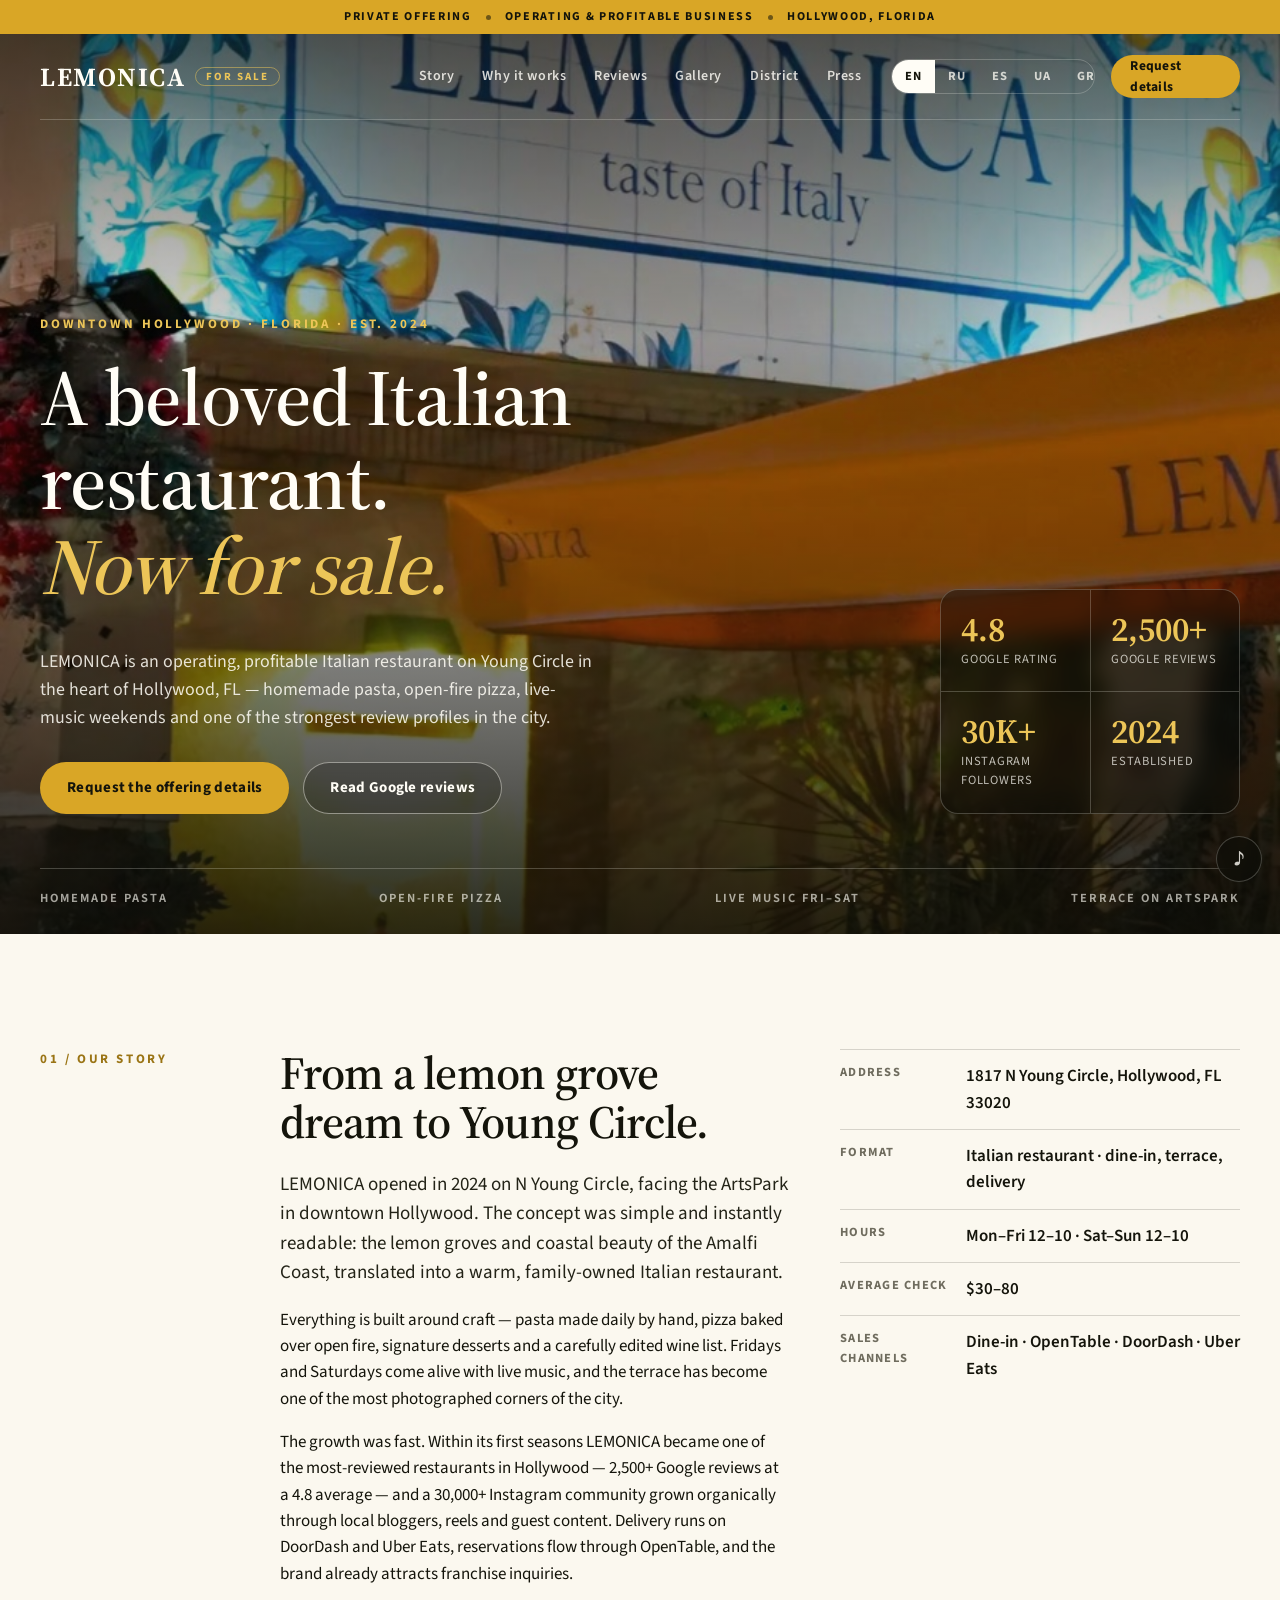
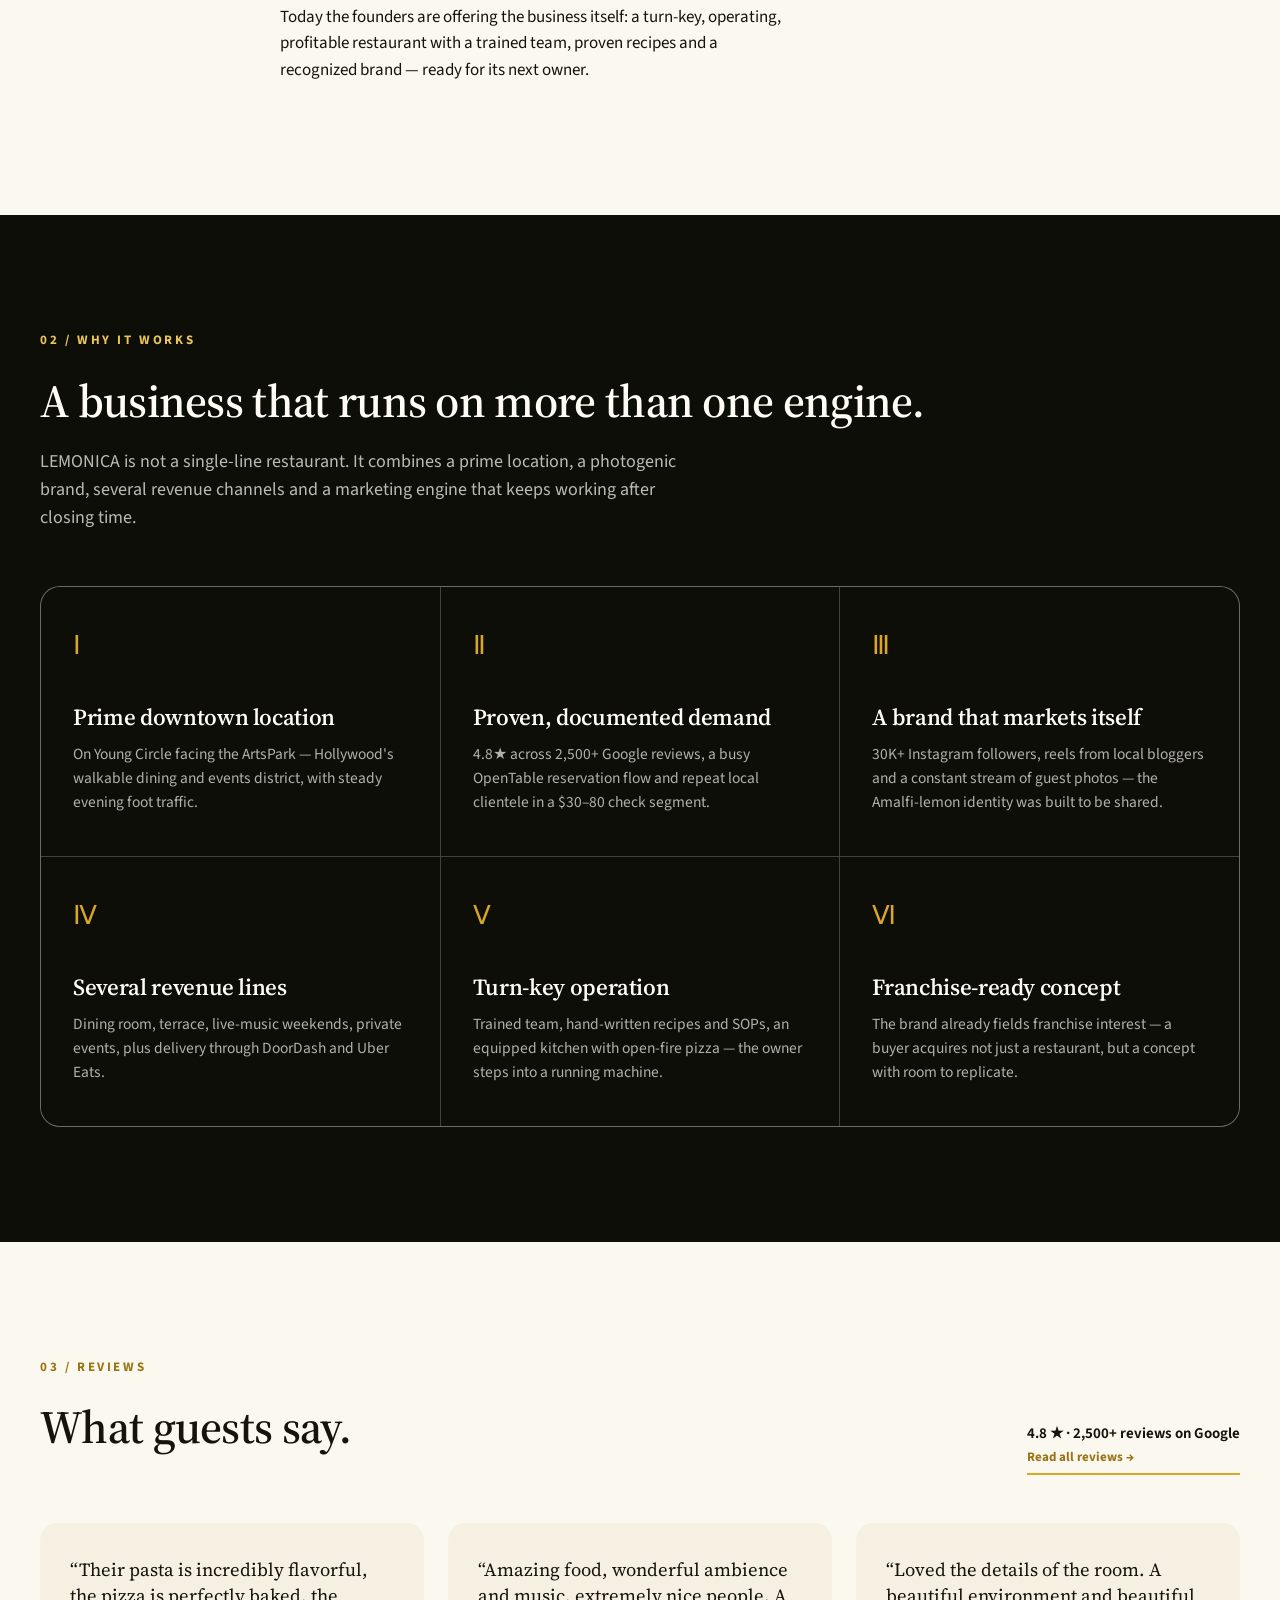
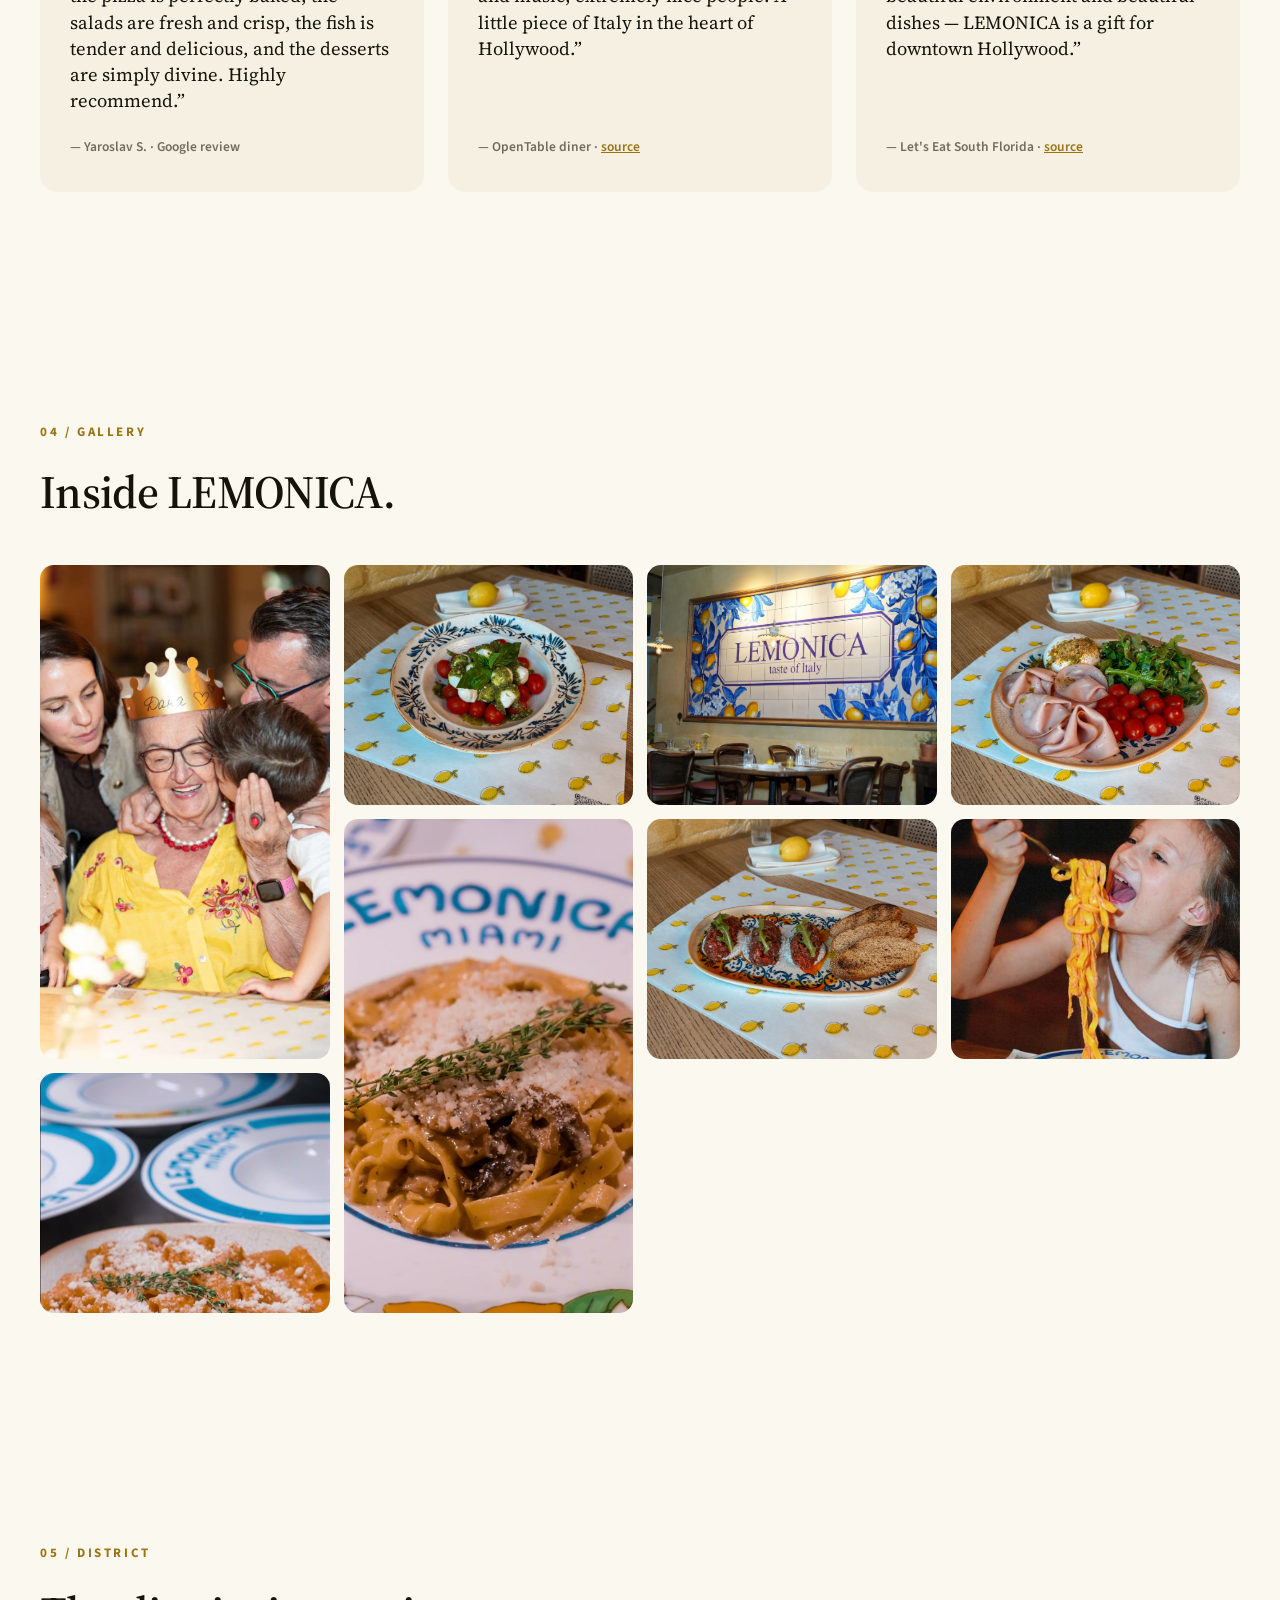
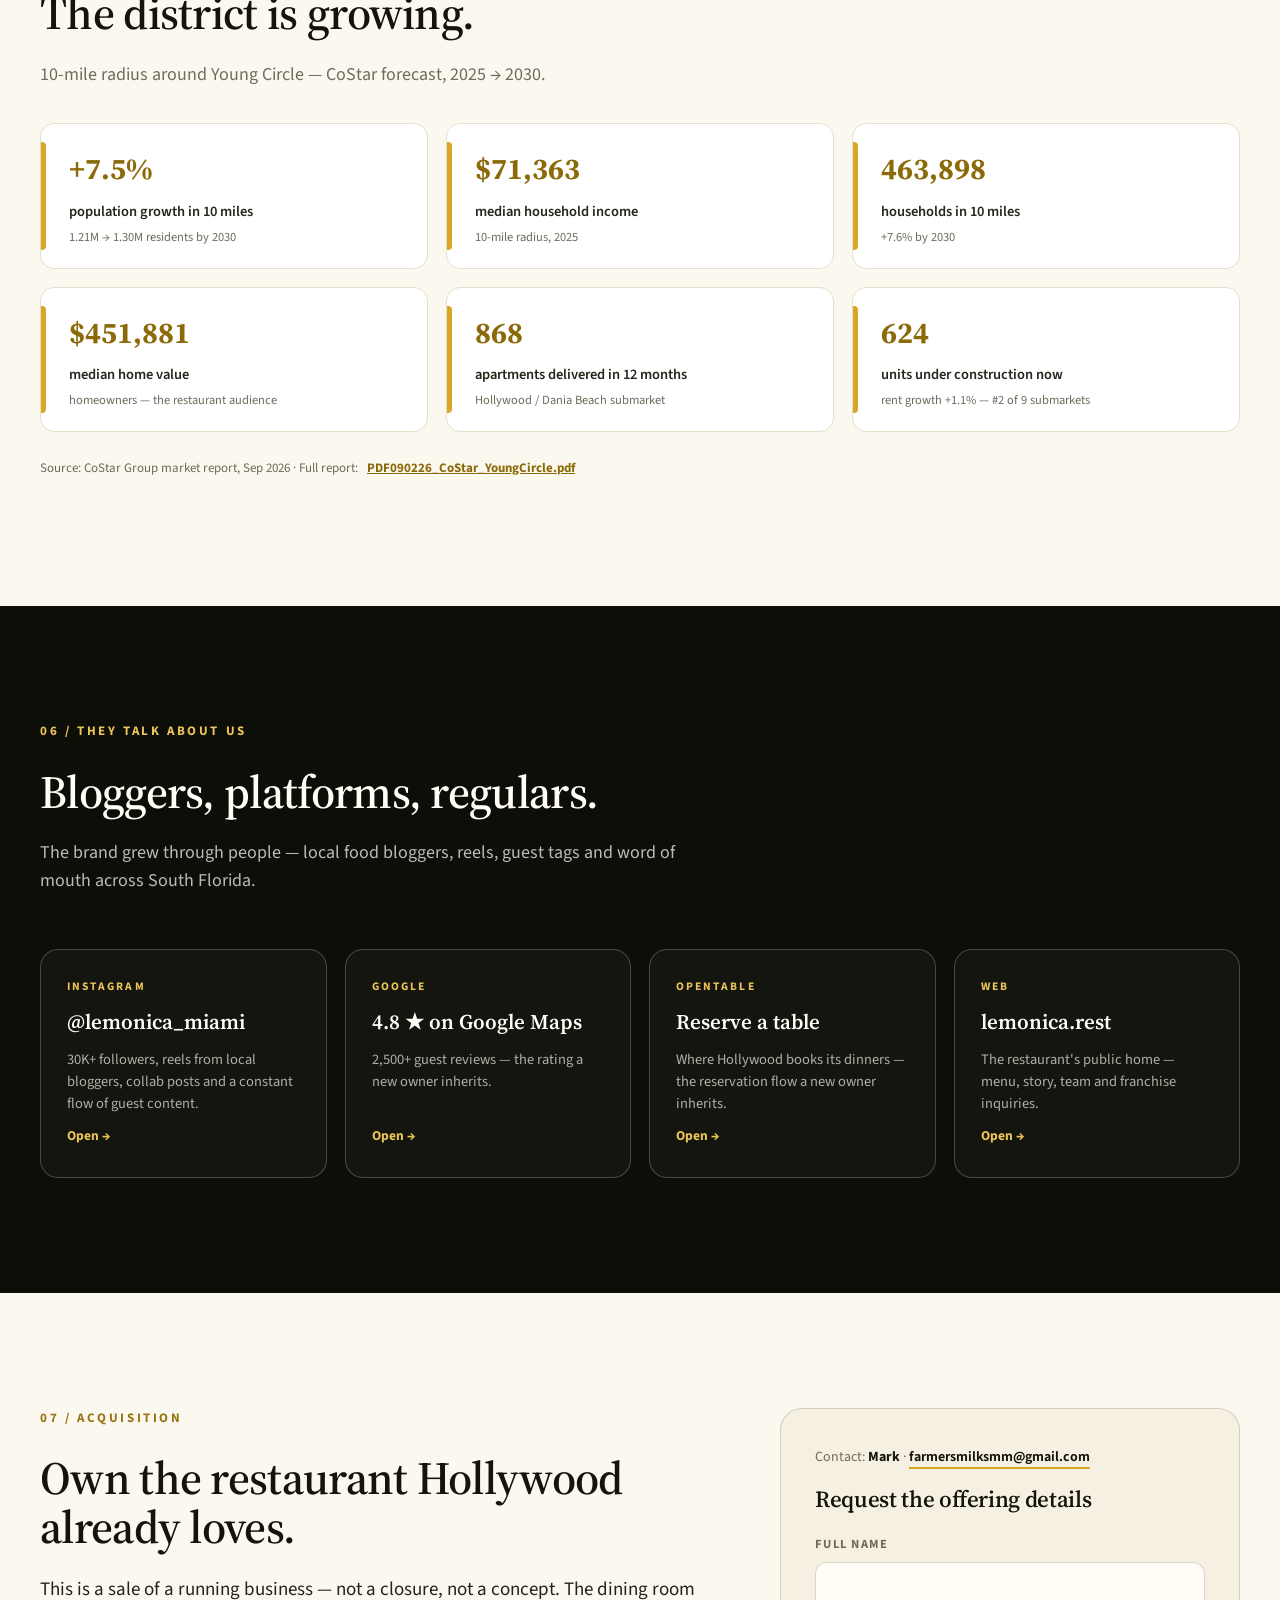
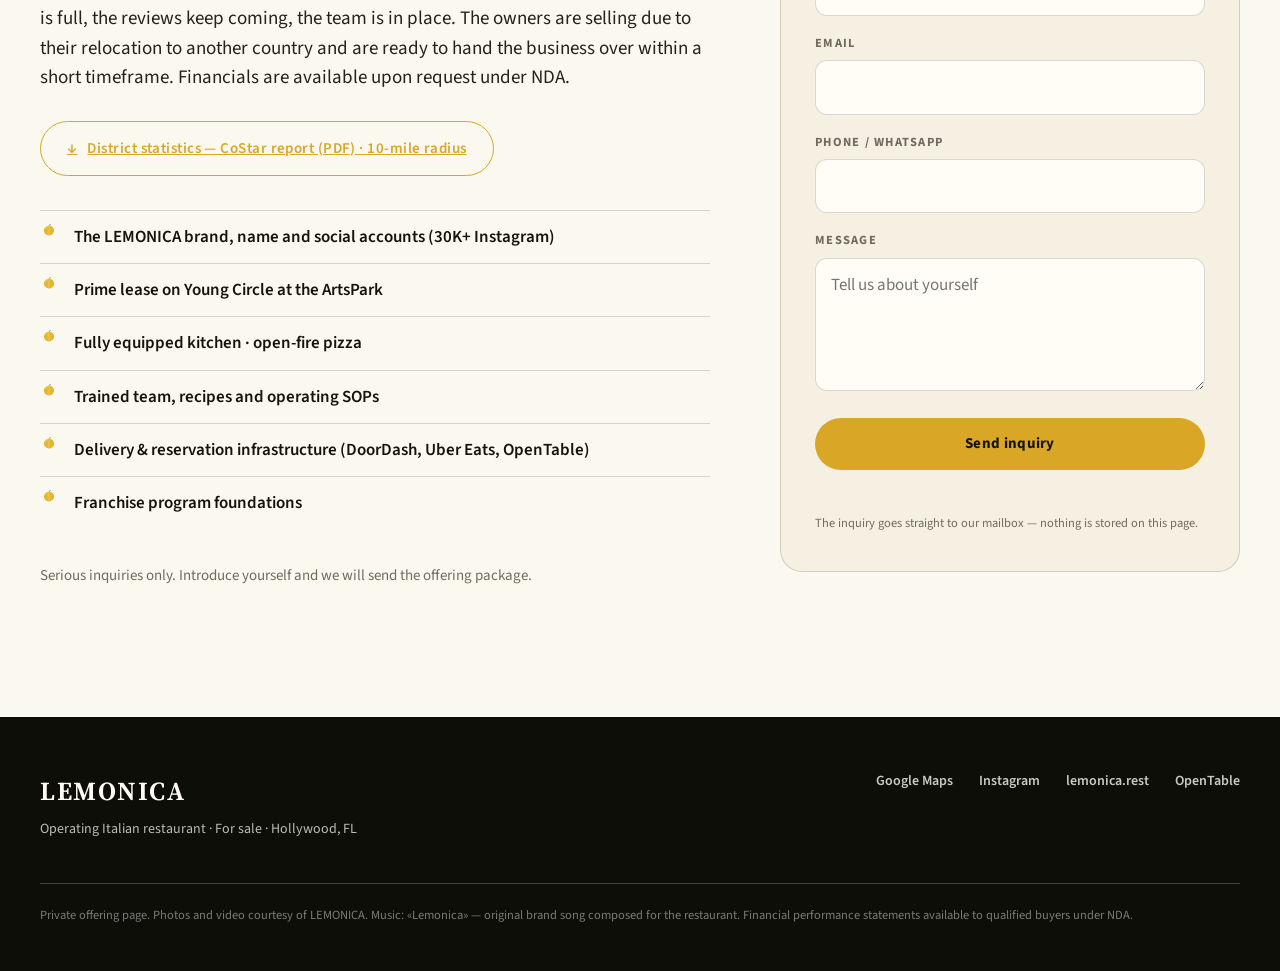
<file: index.html>
<!doctype html>
<html lang="en">
<head>
  <meta charset="utf-8">
  <meta name="viewport" content="width=device-width, initial-scale=1">
  <meta name="theme-color" content="#14140b">
  <meta name="robots" content="noindex, nofollow">
  <meta name="description" content="LEMONICA — an operating, profitable Italian restaurant in downtown Hollywood, Florida, is for sale. 4.8 on Google with 2,466 reviews. Request the offering details.">
  <title>LEMONICA for Sale | Operating Italian Restaurant · Hollywood, FL</title>
  <link rel="preload" href="assets/fonts/SourceSerif4-Variable.ttf" as="font" type="font/ttf" crossorigin>
  <link rel="preload" href="assets/fonts/SourceSans3-Variable.ttf" as="font" type="font/ttf" crossorigin>
  <link rel="icon" href="assets/logo/lemon.svg" type="image/svg+xml">
  <link rel="stylesheet" href="styles.css?v=20260903-switch">
  <script src="translations.js?v=20260903-lemonica" defer></script>
  <script src="app.js?v=20260903-music" defer></script>
</head>
<body>
  <a class="skip-link" href="#contact" data-i18n="skip">Skip to inquiry form</a>

  <div class="top-strip" role="note">
    <span data-i18n="strip.left">Private offering</span>
    <span class="strip-dot" aria-hidden="true"></span>
    <span data-i18n="strip.center">Operating &amp; profitable business</span>
    <span class="strip-dot" aria-hidden="true"></span>
    <span data-i18n="strip.right">Hollywood, Florida</span>
  </div>

  <header class="site-header" aria-label="Primary navigation">
    <a class="brand" href="#top" aria-label="LEMONICA — back to top">
      <span class="brand-name">LEMONICA</span>
      <span class="brand-tag" data-i18n="brand.tag">for sale</span>
    </a>
    <nav class="nav-links" aria-label="Page sections">
      <a href="#story" data-i18n="nav.story">Story</a>
      <a href="#why" data-i18n="nav.why">Why it works</a>
      <a href="#reviews" data-i18n="nav.reviews">Reviews</a>
      <a href="#gallery" data-i18n="nav.gallery">Gallery</a>
      <a href="#district" data-i18n="nav.district">District</a>
      <a href="#press" data-i18n="nav.press">Press</a>
    </nav>
    <div class="header-actions">
      <div class="language-switcher" role="group" aria-label="Choose language">
        <button type="button" data-lang="en" lang="en" aria-pressed="true">EN</button>
        <button type="button" data-lang="ru" lang="ru" aria-pressed="false">RU</button>
        <button type="button" data-lang="es" lang="es" aria-pressed="false">ES</button>
        <button type="button" data-lang="uk" lang="uk" aria-pressed="false">UA</button>
        <button type="button" data-lang="el" lang="el" aria-pressed="false">GR</button>
      </div>
      <a class="button button-small button-primary" href="#contact" data-i18n="nav.cta">Request details</a>
    </div>
  </header>

  <main id="top">
    <audio id="bg-music" loop preload="auto" src="assets/audio/lemonica.mp3"></audio>
    <button class="music-toggle" id="music-toggle" type="button" aria-pressed="false" data-i18n-aria="music.label" aria-label="Music on/off">♪</button>

    <!-- ============ HERO ============ -->
    <section class="hero" aria-labelledby="hero-title">
      <video class="hero-video" autoplay muted loop playsinline preload="metadata" poster="assets/img/hero-poster.jpg" aria-hidden="true">
        <source src="assets/video/lemonica_hero.mp4" type="video/mp4">
      </video>
      <div class="hero-shade" aria-hidden="true"></div>

      <div class="hero-content shell">
        <div class="hero-copy">
          <p class="eyebrow" data-i18n="hero.eyebrow">Downtown Hollywood · Florida · Est. 2024</p>
          <h1 id="hero-title" data-i18n-html="hero.title">A beloved Italian restaurant.<br><em>Now for sale.</em></h1>
          <p class="hero-summary" data-i18n="hero.summary">
            LEMONICA is an operating, profitable Italian restaurant on Young Circle in the heart of Hollywood, FL —
            homemade pasta, open-fire pizza, live-music weekends and one of the strongest review profiles in the city.
          </p>
          <div class="hero-actions">
            <a class="button button-primary" href="#contact" data-i18n="hero.cta.primary">Request the offering details</a>
            <a class="button button-ghost" href="https://www.google.com/maps/place/LEMONICA/@26.0127406,-80.1438862,1038m/data=!3m2!1e3!4b1!4m6!3m5!1s0x88d9ab005445ff85:0x906661001e826e33!8m2!3d26.0127406!4d-80.1438862!16s%2Fg%2F11wr4w3cq1" target="_blank" rel="noopener" data-i18n="hero.cta.secondary">Read Google reviews</a>
          </div>
        </div>

        <aside class="hero-panel" aria-label="Key figures">
          <div class="hero-panel-item">
            <strong>4.8</strong>
            <span data-i18n="panel.rating">Google rating</span>
          </div>
          <div class="hero-panel-item">
            <strong>2,500+</strong>
            <span data-i18n="panel.reviews">Google reviews</span>
          </div>
          <div class="hero-panel-item">
            <strong>30K+</strong>
            <span data-i18n="panel.followers">Instagram followers</span>
          </div>
          <div class="hero-panel-item">
            <strong>2024</strong>
            <span data-i18n="panel.est">Established</span>
          </div>
        </aside>
      </div>

      <div class="hero-footer shell" aria-hidden="true">
        <span data-i18n="hero.footer1">Homemade pasta</span>
        <span data-i18n="hero.footer2">Open-fire pizza</span>
        <span data-i18n="hero.footer3">Live music Fri–Sat</span>
        <span data-i18n="hero.footer4">Terrace on ArtsPark</span>
      </div>
    </section>

    <!-- ============ STORY ============ -->
    <section class="story section" id="story" aria-labelledby="story-title">
      <div class="shell story-grid">
        <p class="section-index" data-i18n="story.index">01 / Our story</p>
        <div class="story-main">
          <h2 id="story-title" data-i18n="story.title">From a lemon grove dream to Young Circle.</h2>
          <p class="lead" data-i18n="story.lead1">
            LEMONICA opened in 2024 on N Young Circle, facing the ArtsPark in downtown Hollywood.
            The concept was simple and instantly readable: the lemon groves and coastal beauty of the Amalfi Coast,
            translated into a warm, family-owned Italian restaurant.
          </p>
          <p data-i18n="story.lead2">
            Everything is built around craft — pasta made daily by hand, pizza baked over open fire,
            signature desserts and a carefully edited wine list. Fridays and Saturdays come alive with live music,
            and the terrace has become one of the most photographed corners of the city.
          </p>
          <p data-i18n="story.lead3">
            The growth was fast. Within its first seasons LEMONICA became one of the most-reviewed restaurants
            in Hollywood — 2,500+ Google reviews at a 4.8 average — and a 28,000+ Instagram community grown
            organically through local bloggers, reels and guest content. Delivery runs on DoorDash and Uber Eats,
            reservations flow through OpenTable, and the brand already attracts franchise inquiries.
          </p>
          <p data-i18n="story.lead4">
            Today the founders are offering the business itself: a turn-key, operating, profitable restaurant
            with a trained team, proven recipes and a recognized brand — ready for its next owner.
          </p>
        </div>
        <aside class="story-aside">
          <dl class="fact-list">
            <div><dt data-i18n="facts.address">Address</dt><dd>1817 N Young Circle, Hollywood, FL 33020</dd></div>
            <div><dt data-i18n="facts.format">Format</dt><dd data-i18n="facts.format.v">Italian restaurant · dine-in, terrace, delivery</dd></div>
            <div><dt data-i18n="facts.hours">Hours</dt><dd data-i18n="facts.hours.v">Mon–Fri 12–10 · Sat–Sun 12–10</dd></div>
            <div><dt data-i18n="facts.check">Average check</dt><dd>$30–80</dd></div>
            <div><dt data-i18n="facts.channels">Sales channels</dt><dd data-i18n="facts.channels.v">Dine-in · OpenTable · DoorDash · Uber Eats</dd></div>
          </dl>
        </aside>
      </div>
    </section>

    <!-- ============ WHY ============ -->
    <section class="why section section-dark" id="why" aria-labelledby="why-title">
      <div class="shell">
        <p class="section-index light" data-i18n="why.index">02 / Why it works</p>
        <h2 id="why-title" data-i18n="why.title">A business that runs on more than one engine.</h2>
        <p class="section-lead light" data-i18n="why.lead">
          LEMONICA is not a single-line restaurant. It combines a prime location, a photogenic brand,
          several revenue channels and a marketing engine that keeps working after closing time.
        </p>
        <div class="why-grid">
          <article class="why-card">
            <span class="why-num" aria-hidden="true">Ⅰ</span>
            <h3 data-i18n="why.c1.t">Prime downtown location</h3>
            <p data-i18n="why.c1.p">On Young Circle facing the ArtsPark — Hollywood's walkable dining and events district, with steady evening foot traffic.</p>
          </article>
          <article class="why-card">
            <span class="why-num" aria-hidden="true">Ⅱ</span>
            <h3 data-i18n="why.c2.t">Proven, documented demand</h3>
            <p data-i18n="why.c2.p">4.8★ across 2,500+ Google reviews, a busy OpenTable reservation flow and repeat local clientele in a $30–80 check segment.</p>
          </article>
          <article class="why-card">
            <span class="why-num" aria-hidden="true">Ⅲ</span>
            <h3 data-i18n="why.c3.t">A brand that markets itself</h3>
            <p data-i18n="why.c3.p">28K+ Instagram followers, reels from local bloggers and a constant stream of guest photos — the Amalfi-lemon identity was built to be shared.</p>
          </article>
          <article class="why-card">
            <span class="why-num" aria-hidden="true">Ⅳ</span>
            <h3 data-i18n="why.c4.t">Several revenue lines</h3>
            <p data-i18n="why.c4.p">Dining room, terrace, live-music weekends, private events, plus delivery through DoorDash and Uber Eats.</p>
          </article>
          <article class="why-card">
            <span class="why-num" aria-hidden="true">Ⅴ</span>
            <h3 data-i18n="why.c5.t">Turn-key operation</h3>
            <p data-i18n="why.c5.p">Trained team, hand-written recipes and SOPs, an equipped kitchen with open-fire pizza — the owner steps into a running machine.</p>
          </article>
          <article class="why-card">
            <span class="why-num" aria-hidden="true">Ⅵ</span>
            <h3 data-i18n="why.c6.t">Franchise-ready concept</h3>
            <p data-i18n="why.c6.p">The brand already fields franchise interest — a buyer acquires not just a restaurant, but a concept with room to replicate.</p>
          </article>
        </div>
      </div>
    </section>

    <!-- ============ REVIEWS ============ -->
    <section class="reviews section" id="reviews" aria-labelledby="reviews-title">
      <div class="shell">
        <p class="section-index" data-i18n="reviews.index">03 / Reviews</p>
        <div class="reviews-head">
          <h2 id="reviews-title" data-i18n="reviews.title">What guests say.</h2>
          <a class="reviews-google-link" href="https://www.google.com/maps/place/LEMONICA/@26.0127406,-80.1438862,1038m/data=!3m2!1e3!4b1!4m6!3m5!1s0x88d9ab005445ff85:0x906661001e826e33!8m2!3d26.0127406!4d-80.1438862!16s%2Fg%2F11wr4w3cq1" target="_blank" rel="noopener">
            <span data-i18n="reviews.line">4.8 ★ · 2,500+ reviews on Google</span>
            <span data-i18n="reviews.cta">Read all reviews →</span>
          </a>
        </div>
        <div class="reviews-grid">
          <blockquote class="review-card">
            <p data-i18n="rev.1.q">“Their pasta is incredibly flavorful, the pizza is perfectly baked, the salads are fresh and crisp, the fish is tender and delicious, and the desserts are simply divine. Highly recommend.”</p>
            <footer>— Yaroslav S. · <span data-i18n="rev.source.google">Google review</span></footer>
          </blockquote>
          <blockquote class="review-card">
            <p data-i18n="rev.2.q">“Amazing food, wonderful ambience and music, extremely nice people. A little piece of Italy in the heart of Hollywood.”</p>
            <footer>— OpenTable <span data-i18n="rev.source.diner">diner</span> · <a href="https://www.opentable.com/r/lemonica-hollywood" target="_blank" rel="noopener" data-i18n="rev.link">source</a></footer>
          </blockquote>
          <blockquote class="review-card">
            <p data-i18n="rev.3.q">“Loved the details of the room. A beautiful environment and beautiful dishes — LEMONICA is a gift for downtown Hollywood.”</p>
            <footer>— Let's Eat South Florida · <a href="https://www.facebook.com/groups/letseatsouthflorida/posts/1683811268841776" target="_blank" rel="noopener" data-i18n="rev.link">source</a></footer>
          </blockquote>
        </div>
      </div>
    </section>

    <!-- ============ GALLERY ============ -->
    <section class="gallery section" id="gallery" aria-labelledby="gallery-title">
      <div class="shell">
        <p class="section-index" data-i18n="gallery.index">04 / Gallery</p>
        <h2 id="gallery-title" data-i18n="gallery.title">Inside LEMONICA.</h2>
        <div class="gallery-grid">
          <figure class="g-item g-tall"><img src="assets/img/IMG_8868-1.jpg" alt="LEMONICA dining room detail" loading="lazy"></figure>
          <figure class="g-item"><img src="assets/img/IMG_2613.jpg" alt="Italian dish at LEMONICA" loading="lazy"></figure>
          <figure class="g-item"><img src="assets/img/DSC02934.jpg" alt="LEMONICA interior" loading="lazy"></figure>
          <figure class="g-item"><img src="assets/img/IMG_2615.jpg" alt="Pasta dish at LEMONICA" loading="lazy"></figure>
          <figure class="g-item g-tall"><img src="assets/img/gallery-frame-1.jpg" alt="Atmosphere at LEMONICA" loading="lazy"></figure>
          <figure class="g-item"><img src="assets/img/IMG_2617.jpg" alt="Dessert at LEMONICA" loading="lazy"></figure>
          <figure class="g-item"><img src="assets/img/IMG_8373.jpg" alt="LEMONICA terrace area" loading="lazy"></figure>
          <figure class="g-item"><img src="assets/img/gallery-frame-2.jpg" alt="Evening at LEMONICA" loading="lazy"></figure>
        </div>
      </div>
    </section>

    <!-- ============ DISTRICT ============ -->
    <section class="district section" id="district" aria-labelledby="district-title">
      <div class="shell">
        <p class="section-index" data-i18n="district.index">05 / District</p>
        <h2 id="district-title" data-i18n="district.title">The district is growing.</h2>
        <p class="section-lead" data-i18n="district.lead">10-mile radius around Young Circle — CoStar forecast, 2025 → 2030.</p>
        <div class="district-grid">
          <div class="dstat">
            <strong data-i18n="district.s1b">+7.5%</strong>
            <span class="dstat-label" data-i18n="district.s1l">population growth in 10 miles</span>
            <span class="dstat-sub" data-i18n="district.s1s">1.21M → 1.30M residents by 2030</span>
          </div>
          <div class="dstat">
            <strong data-i18n="district.s2b">$71,363</strong>
            <span class="dstat-label" data-i18n="district.s2l">median household income</span>
            <span class="dstat-sub" data-i18n="district.s2s">10-mile radius, 2025</span>
          </div>
          <div class="dstat">
            <strong data-i18n="district.s3b">463,898</strong>
            <span class="dstat-label" data-i18n="district.s3l">households in 10 miles</span>
            <span class="dstat-sub" data-i18n="district.s3s">+7.6% by 2030</span>
          </div>
          <div class="dstat">
            <strong data-i18n="district.s4b">$451,881</strong>
            <span class="dstat-label" data-i18n="district.s4l">median home value</span>
            <span class="dstat-sub" data-i18n="district.s4s">homeowners — the restaurant audience</span>
          </div>
          <div class="dstat">
            <strong data-i18n="district.s5b">868</strong>
            <span class="dstat-label" data-i18n="district.s5l">apartments delivered in 12 months</span>
            <span class="dstat-sub" data-i18n="district.s5s">Hollywood / Dania Beach submarket</span>
          </div>
          <div class="dstat">
            <strong data-i18n="district.s6b">624</strong>
            <span class="dstat-label" data-i18n="district.s6l">units under construction now</span>
            <span class="dstat-sub" data-i18n="district.s6s">rent growth +1.1% — #2 of 9 submarkets</span>
          </div>
        </div>
        <p class="district-source">
          <span data-i18n="district.source">Source: CoStar Group market report, Sep 2026 · Full report:</span>
          <a href="PDF090226_CoStar_YoungCircle.pdf" target="_blank" rel="noopener" data-i18n="district.pdf">PDF090226_CoStar_YoungCircle.pdf</a>
        </p>
      </div>
    </section>

    <!-- ============ PRESS ============ -->
    <section class="press section section-dark" id="press" aria-labelledby="press-title">
      <div class="shell">
        <p class="section-index light" data-i18n="press.index">06 / They talk about us</p>
        <h2 id="press-title" data-i18n="press.title">Bloggers, platforms, regulars.</h2>
        <p class="section-lead light" data-i18n="press.lead">
          The brand grew through people — local food bloggers, reels, guest tags and word of mouth across South Florida.
        </p>
        <div class="press-grid">
          <a class="press-card" href="https://www.instagram.com/lemonica_miami" target="_blank" rel="noopener">
            <span class="press-source">Instagram</span>
            <strong>@lemonica_miami</strong>
            <p data-i18n="press.c1">28K+ followers, reels from local bloggers, collab posts and a constant flow of guest content.</p>
            <span class="press-link" data-i18n="press.open">Open →</span>
          </a>
          <a class="press-card" href="https://www.google.com/maps/place/LEMONICA/@26.0127406,-80.1438862,1038m/data=!3m2!1e3!4b1!4m6!3m5!1s0x88d9ab005445ff85:0x906661001e826e33!8m2!3d26.0127406!4d-80.1438862!16s%2Fg%2F11wr4w3cq1" target="_blank" rel="noopener">
            <span class="press-source">Google</span>
            <strong data-i18n="press.c2t">4.8 ★ on Google Maps</strong>
            <p data-i18n="press.c2">2,500+ guest reviews — the rating a new owner inherits.</p>
            <span class="press-link" data-i18n="press.open">Open →</span>
          </a>
          <a class="press-card" href="https://www.opentable.com/r/lemonica-hollywood" target="_blank" rel="noopener">
            <span class="press-source">OpenTable</span>
            <strong data-i18n="press.c3t">Reserve a table</strong>
            <p data-i18n="press.c3">Where Hollywood books its dinners — the reservation flow a new owner inherits.</p>
            <span class="press-link" data-i18n="press.open">Open →</span>
          </a>
          <a class="press-card" href="https://www.lemonica.rest" target="_blank" rel="noopener">
            <span class="press-source">Web</span>
            <strong>lemonica.rest</strong>
            <p data-i18n="press.c4">The restaurant's public home — menu, story, team and franchise inquiries.</p>
            <span class="press-link" data-i18n="press.open">Open →</span>
          </a>
        </div>
      </div>
    </section>

    <!-- ============ CONTACT ============ -->
    <section class="contact section" id="contact" aria-labelledby="contact-title">
      <div class="shell contact-grid">
        <div class="contact-copy">
          <p class="section-index" data-i18n="contact.index">07 / Acquisition</p>
          <h2 id="contact-title" data-i18n="contact.title">Own the restaurant Hollywood already loves.</h2>
          <p class="lead" data-i18n="contact.lead">
            This is a sale of a running business — not a closure, not a concept. The dining room is full,
            the reviews keep coming, the team is in place. The owners are selling due to their relocation
            to another country and are ready to hand the business over within a short timeframe.
            Financials are available upon request under NDA.
          </p>
          <p class="region-cta">
            <a class="region-btn" href="PDF090226_CoStar_YoungCircle.pdf" target="_blank" rel="noopener" data-i18n="region.btn">District statistics — CoStar report (PDF) · 10-mile radius</a>
          </p>
          <ul class="included-list">
            <li data-i18n="inc.1">The LEMONICA brand, name and social accounts (30K+ Instagram)</li>
            <li data-i18n="inc.2">Prime lease on Young Circle at the ArtsPark</li>
            <li data-i18n="inc.3">Fully equipped kitchen · open-fire pizza</li>
            <li data-i18n="inc.4">Trained team, recipes and operating SOPs</li>
            <li data-i18n="inc.5">Delivery &amp; reservation infrastructure (DoorDash, Uber Eats, OpenTable)</li>
            <li data-i18n="inc.6">Franchise program foundations</li>
          </ul>
          <p class="contact-note" data-i18n="contact.note">Serious inquiries only. Introduce yourself and we will send the offering package.</p>
        </div>

        <form class="inquiry-form" id="inquiry-form" novalidate>
          <p class="contact-inline">
            <span data-i18n="contact.kicker">Contact</span>:
            <strong data-i18n="contact.person">Mark</strong> ·
            <a href="mailto:farmersmilksmm@gmail.com">farmersmilksmm@gmail.com</a>
          </p>
          <h3 data-i18n="form.title">Request the offering details</h3>
          <div class="field">
            <label for="f-name" data-i18n="form.name">Full name</label>
            <input id="f-name" name="name" type="text" autocomplete="name" required>
          </div>
          <div class="field">
            <label for="f-email" data-i18n="form.email">Email</label>
            <input id="f-email" name="email" type="email" autocomplete="email" required>
          </div>
          <div class="field">
            <label for="f-phone" data-i18n="form.phone">Phone / WhatsApp</label>
            <input id="f-phone" name="phone" type="tel" autocomplete="tel">
          </div>
          <div class="field">
            <label for="f-message" data-i18n="form.message">Message</label>
            <textarea id="f-message" name="message" rows="4" data-i18n-ph="form.message.ph" placeholder="Tell us about yourself"></textarea>
          </div>
          <input type="text" name="_honey" style="display:none" tabindex="-1" autocomplete="off">
          <button class="button button-primary button-block" type="submit" data-i18n="form.submit">Send inquiry</button>
          <p class="form-status" id="form-status" role="status" aria-live="polite"></p>
          <p class="form-fineprint" data-i18n="form.fine">The inquiry goes straight to our mailbox — nothing is stored on this page.</p>
        </form>
      </div>
    </section>
  </main>

  <footer class="site-footer">
    <div class="shell footer-grid">
      <div class="footer-brand">
        <span class="brand-name">LEMONICA</span>
        <p data-i18n="footer.tag">Operating Italian restaurant · For sale · Hollywood, FL</p>
      </div>
      <div class="footer-links">
        <a href="https://www.google.com/maps/place/LEMONICA/@26.0127406,-80.1438862,1038m/data=!3m2!1e3!4b1!4m6!3m5!1s0x88d9ab005445ff85:0x906661001e826e33!8m2!3d26.0127406!4d-80.1438862!16s%2Fg%2F11wr4w3cq1" target="_blank" rel="noopener" data-i18n="footer.maps">Google Maps</a>
        <a href="https://www.instagram.com/lemonica_miami" target="_blank" rel="noopener">Instagram</a>
        <a href="https://www.lemonica.rest" target="_blank" rel="noopener">lemonica.rest</a>
        <a href="https://www.opentable.com/r/lemonica-hollywood" target="_blank" rel="noopener">OpenTable</a>
      </div>
      <p class="footer-fine" data-i18n-html="footer.fine">Private offering page. Photos and video courtesy of LEMONICA. Music: <a href="https://www.jamendo.com/track/731821" target="_blank" rel="noopener">Antonio Persia — «Estate italiana»</a> (<a href="https://creativecommons.org/licenses/by-sa/3.0/" target="_blank" rel="noopener">CC BY-SA 3.0</a> via Jamendo, excerpt). Financial performance statements available to qualified buyers under NDA.</p>
    </div>
  </footer>
</body>
</html>
</file>
<file: styles.css>
@font-face {
  font-family: "Source Serif 4";
  src: url("assets/fonts/SourceSerif4-Variable.ttf") format("truetype");
  font-style: normal;
  font-weight: 200 900;
  font-display: swap;
}

@font-face {
  font-family: "Source Sans 3";
  src: url("assets/fonts/SourceSans3-Variable.ttf") format("truetype");
  font-style: normal;
  font-weight: 200 900;
  font-display: swap;
}

:root {
  --ink: #14140b;
  --ink-soft: #232317;
  --night: #0e0e08;
  --cream: #f5f0e2;
  --paper: #fbf8ef;
  --white: #fffdf6;
  --muted: #6f6c5e;
  --line: rgba(20, 20, 11, 0.16);
  --line-light: rgba(255, 253, 246, 0.22);
  --lemon: #d9a626;
  --lemon-soft: #ecc558;
  --lemon-deep: #9a7414;
  --olive: #3a3a22;
  --success: #315d46;
  --danger: #8e2f35;
  --shell: min(1360px, calc(100vw - 80px));
  --ease: cubic-bezier(.2, .8, .2, 1);
}

* { box-sizing: border-box; }
html { scroll-behavior: smooth; }
body {
  margin: 0;
  background: var(--paper);
  color: var(--ink);
  font-family: "Source Sans 3", Arial, sans-serif;
  font-size: 17px;
  line-height: 1.55;
  -webkit-font-smoothing: antialiased;
}
button, input, textarea { font: inherit; }
a { color: inherit; }
img, video { display: block; max-width: 100%; }
.shell { width: var(--shell); margin-inline: auto; }

h1, h2, h3 {
  font-family: "Source Serif 4", Georgia, serif;
  font-weight: 560;
  line-height: 1.06;
  letter-spacing: -0.015em;
  margin: 0 0 0.5em;
}
h1 { font-size: clamp(44px, 6.2vw, 88px); }
h2 { font-size: clamp(32px, 3.6vw, 54px); }
h3 { font-size: clamp(20px, 1.8vw, 25px); }
p { margin: 0 0 1em; }

.skip-link {
  position: fixed; left: 16px; top: -100px; z-index: 1000;
  padding: 12px 16px; background: var(--white); color: var(--ink);
}
.skip-link:focus { top: 16px; }

.music-toggle {
  position: fixed;
  right: 18px;
  bottom: 18px;
  z-index: 60;
  width: 46px;
  height: 46px;
  border-radius: 50%;
  border: 1px solid var(--line-light);
  background: rgba(14, 14, 8, .55);
  color: rgba(255, 253, 246, .8);
  font-size: 20px;
  cursor: pointer;
  backdrop-filter: blur(8px);
  transition: color .25s var(--ease), border-color .25s var(--ease), transform .25s var(--ease);
}
.music-toggle:hover { transform: scale(1.06); }
.music-toggle.playing { color: var(--lemon-soft); border-color: var(--lemon); }

.region-cta { margin: 28px 0 6px; }
.region-btn {
  display: inline-flex;
  align-items: center;
  gap: 10px;
  padding: 14px 26px;
  border: 1.5px solid var(--lemon);
  border-radius: 999px;
  color: var(--lemon);
  font-weight: 600;
  font-size: 15px;
  letter-spacing: .03em;
  transition: background .25s var(--ease), color .25s var(--ease), transform .25s var(--ease);
}
.region-btn::before { content: "↓"; font-size: 16px; }
.region-btn:hover { background: var(--lemon); color: #1a1a12; transform: translateY(-1px); }

/* ---------- district stats ---------- */
.district-grid {
  display: grid;
  grid-template-columns: repeat(3, 1fr);
  gap: 18px;
  margin-top: 34px;
}
.dstat {
  position: relative;
  background: #fff;
  border: 1px solid #E5DFCB;
  border-radius: 14px;
  padding: 22px 24px 20px 28px;
  overflow: hidden;
}
.dstat::before {
  content: "";
  position: absolute;
  left: 0; top: 18px; bottom: 18px;
  width: 5px;
  background: var(--lemon);
  border-radius: 0 4px 4px 0;
}
.dstat strong {
  display: block;
  font-family: "Source Serif 4", Georgia, serif;
  font-size: 30px;
  color: #8C6A0A;
  margin-bottom: 8px;
}
.dstat-label {
  display: block;
  font-weight: 600;
  font-size: 14.5px;
  color: #26251B;
  margin-bottom: 5px;
}
.dstat-sub {
  display: block;
  font-size: 12.5px;
  color: #6E6A5C;
}
.district-source {
  margin-top: 26px;
  font-size: 13px;
  color: #6E6A5C;
}
.district-source a {
  color: #8C6A0A;
  font-weight: 700;
  text-decoration: underline;
  margin-left: 6px;
}
@media (max-width: 900px) {
  .district-grid { grid-template-columns: repeat(2, 1fr); }
}
@media (max-width: 560px) {
  .district-grid { grid-template-columns: 1fr; }
}

/* ---------- top strip ---------- */
.top-strip {
  min-height: 34px;
  display: flex; align-items: center; justify-content: center; gap: 14px;
  padding: 6px 20px;
  background: var(--lemon);
  color: var(--ink);
  font-size: 12px;
  font-weight: 700;
  letter-spacing: .14em;
  text-transform: uppercase;
}
.strip-dot { width: 5px; height: 5px; border-radius: 50%; background: var(--ink); opacity: .55; }

/* ---------- header ---------- */
.site-header {
  position: absolute;
  top: 34px; left: 0; right: 0;
  z-index: 20;
  min-height: 86px;
  display: grid;
  grid-template-columns: 1fr auto 1fr;
  align-items: center;
  gap: 30px;
  width: var(--shell);
  margin-inline: auto;
  border-bottom: 1px solid var(--line-light);
  color: var(--white);
}
.brand {
  display: inline-flex; align-items: center; gap: 10px;
  line-height: 1; white-space: nowrap;
  text-decoration: none; color: var(--white); width: fit-content;
}
.brand-name {
  font-family: "Source Serif 4", serif;
  font-size: 26px; font-weight: 650; letter-spacing: .06em;
}
.brand-mark { width: 26px; height: 26px; display: block; flex: 0 0 auto; }
.brand-tag {
  font-size: 11px; font-weight: 700; letter-spacing: .18em; text-transform: uppercase;
  color: var(--lemon-soft);
  border: 1px solid rgba(236, 197, 88, .5);
  border-radius: 999px;
  padding: 3px 10px;
}
.nav-links { display: flex; gap: 28px; justify-content: center; }
.nav-links a {
  color: rgba(255, 253, 246, .82);
  text-decoration: none;
  font-size: 14px; font-weight: 600; letter-spacing: .04em;
  transition: color .25s var(--ease);
}
.nav-links a:hover { color: var(--lemon-soft); }
.header-actions { display: flex; align-items: center; gap: 16px; justify-self: end; }
.language-switcher { display: flex; border: 1px solid var(--line-light); border-radius: 999px; overflow: hidden; }
.language-switcher button {
  appearance: none; border: 0; background: transparent; color: rgba(255,253,246,.75);
  padding: 7px 13px; cursor: pointer; font-size: 12.5px; font-weight: 700; letter-spacing: .08em;
}
.language-switcher button[aria-pressed="true"] { background: var(--white); color: var(--ink); }

/* ---------- buttons ---------- */
.button {
  display: inline-flex; align-items: center; justify-content: center;
  min-height: 52px; padding: 0 26px;
  border-radius: 999px;
  font-size: 15px; font-weight: 700; letter-spacing: .02em;
  text-decoration: none;
  border: 1px solid transparent;
  cursor: pointer;
  transition: transform .25s var(--ease), background .25s var(--ease), color .25s var(--ease);
}
.button:hover { transform: translateY(-1px); }
.button-primary { background: var(--lemon); color: var(--ink); }
.button-primary:hover { background: var(--lemon-soft); }
.button-ghost { border-color: rgba(255,253,246,.45); color: var(--white); background: rgba(14,14,8,.25); backdrop-filter: blur(6px); }
.button-ghost:hover { border-color: var(--white); }
.button-small { min-height: 40px; padding: 0 18px; font-size: 13.5px; }
.button-block { width: 100%; }

/* ---------- hero ---------- */
.hero {
  position: relative;
  min-height: 100svh;
  display: flex; flex-direction: column; justify-content: flex-end;
  background: var(--night);
  color: var(--white);
  overflow: hidden;
}
.hero-video {
  position: absolute; inset: 0;
  width: 100%; height: 100%;
  object-fit: cover;
  object-position: center 38%;
  filter: saturate(1.05);
}
.hero-shade {
  position: absolute; inset: 0;
  background:
    linear-gradient(180deg, rgba(14,14,8,.62) 0%, rgba(14,14,8,.18) 34%, rgba(14,14,8,.45) 62%, rgba(14,14,8,.88) 100%);
}
.hero-content {
  position: relative; z-index: 2;
  display: grid;
  grid-template-columns: minmax(0, 1fr) 300px;
  gap: 60px;
  align-items: end;
  padding-top: 190px;
  margin-bottom: 54px;
}
.eyebrow {
  font-size: 13px; font-weight: 700; letter-spacing: .22em; text-transform: uppercase;
  color: var(--lemon-soft);
  margin-bottom: 22px;
}
.hero h1 em { font-style: italic; color: var(--lemon-soft); }
.hero-summary {
  max-width: 560px;
  font-size: clamp(16px, 1.4vw, 19px);
  color: rgba(255,253,246,.86);
  margin-bottom: 30px;
}
.hero-actions { display: flex; flex-wrap: wrap; gap: 14px; align-items: center; }

.hero-panel {
  display: grid; grid-template-columns: 1fr 1fr;
  border: 1px solid var(--line-light);
  border-radius: 18px;
  background: rgba(14,14,8,.42);
  backdrop-filter: blur(10px);
  overflow: hidden;
}
.hero-panel-item {
  padding: 22px 20px;
  display: flex; flex-direction: column; gap: 4px;
}
.hero-panel-item + .hero-panel-item { border-left: 1px solid var(--line-light); }
.hero-panel-item:nth-child(n+3) { border-top: 1px solid var(--line-light); }
.hero-panel-item:nth-child(odd) { border-left: 0; }
.hero-panel-item strong {
  font-family: "Source Serif 4", serif;
  font-size: 34px; font-weight: 620; color: var(--lemon-soft);
  line-height: 1;
}
.hero-panel-item span { font-size: 12.5px; letter-spacing: .06em; text-transform: uppercase; color: rgba(255,253,246,.72); }

.hero-footer {
  position: relative; z-index: 2;
  display: flex; justify-content: space-between; gap: 20px; flex-wrap: wrap;
  border-top: 1px solid var(--line-light);
  padding: 20px 0 26px;
  font-size: 12.5px; font-weight: 650; letter-spacing: .16em; text-transform: uppercase;
  color: rgba(255,253,246,.62);
}

/* ---------- sections ---------- */
.section { padding: clamp(80px, 9vw, 130px) 0; }
.section-dark { background: var(--night); color: var(--white); }
.section-index {
  font-size: 13px; font-weight: 700; letter-spacing: .2em; text-transform: uppercase;
  color: var(--lemon-deep);
  margin-bottom: 26px;
}
.section-index.light { color: var(--lemon-soft); }
.section-lead { max-width: 640px; font-size: 18px; color: var(--muted); }
.section-lead.light { color: rgba(255,253,246,.72); }
.lead { font-size: 19px; color: var(--ink-soft); }

/* ---------- story ---------- */
.story-grid {
  display: grid;
  grid-template-columns: 190px minmax(0, 1fr) 400px;
  gap: 50px;
  align-items: start;
}
.story-main p { max-width: 640px; }
.story-photo { margin: 0 0 26px; border-radius: 16px; overflow: hidden; }
.story-photo img { width: 100%; aspect-ratio: 4/4.6; object-fit: cover; }
.fact-list { margin: 0; display: flex; flex-direction: column; }
.fact-list > div {
  display: grid; grid-template-columns: 110px 1fr; gap: 16px;
  padding: 13px 0;
  border-top: 1px solid var(--line);
}
.fact-list dt { font-size: 12.5px; font-weight: 700; letter-spacing: .1em; text-transform: uppercase; color: var(--muted); }
.fact-list dd { margin: 0; font-weight: 600; }

/* ---------- why ---------- */
.why .section-lead { margin-bottom: 54px; }
.why-grid {
  display: grid;
  grid-template-columns: repeat(3, 1fr);
  gap: 1px;
  background: var(--line-light);
  border: 1px solid var(--line-light);
  border-radius: 20px;
  overflow: hidden;
}
.why-card {
  background: var(--night);
  padding: 38px 32px 42px;
}
.why-num {
  display: block;
  font-family: "Source Serif 4", serif;
  font-size: 26px;
  color: var(--lemon);
  margin-bottom: 40px;
}
.why-card h3 { color: var(--white); margin-bottom: 12px; }
.why-card p { color: rgba(255,253,246,.68); margin: 0; font-size: 15.5px; }

/* ---------- reviews ---------- */
.reviews-head {
  display: flex; align-items: flex-end; justify-content: space-between; gap: 40px; flex-wrap: wrap;
  margin-bottom: 48px;
}
.reviews-google-link {
  display: inline-flex; flex-direction: column; gap: 2px;
  text-decoration: none;
  border-bottom: 2px solid var(--lemon);
  padding-bottom: 6px;
  font-size: 15px; font-weight: 650;
  transition: opacity .25s var(--ease);
}
.reviews-google-link:hover { opacity: .75; }
.reviews-google-link [data-i18n="reviews.cta"] { font-size: 13px; font-weight: 700; color: var(--lemon-deep); }
.reviews-grid {
  display: grid;
  grid-template-columns: repeat(3, 1fr);
  gap: 24px;
}
.review-card {
  margin: 0;
  background: var(--cream);
  border-radius: 18px;
  padding: 34px 30px;
  display: flex; flex-direction: column; justify-content: space-between; gap: 22px;
}
.review-card p {
  font-family: "Source Serif 4", serif;
  font-size: 18.5px;
  line-height: 1.42;
  margin: 0;
}
.review-card footer { font-size: 13.5px; font-weight: 600; color: var(--muted); }
.review-card footer a { color: var(--lemon-deep); }

/* ---------- gallery ---------- */
.gallery-grid {
  display: grid;
  grid-template-columns: repeat(4, 1fr);
  grid-auto-rows: 240px;
  gap: 14px;
  margin-top: 48px;
}
.g-item { margin: 0; border-radius: 14px; overflow: hidden; }
.g-item img { width: 100%; height: 100%; object-fit: cover; transition: transform .8s var(--ease); }
.g-item:hover img { transform: scale(1.045); }
.g-tall { grid-row: span 2; }

/* ---------- press ---------- */
.press .section-lead { margin-bottom: 54px; }
.press-grid {
  display: grid;
  grid-template-columns: repeat(4, 1fr);
  gap: 18px;
}
.press-card {
  display: flex; flex-direction: column; gap: 10px;
  text-decoration: none;
  border: 1px solid var(--line-light);
  border-radius: 18px;
  padding: 28px 26px 30px;
  background: rgba(255,253,246,.03);
  transition: transform .25s var(--ease), border-color .25s var(--ease), background .25s var(--ease);
}
.press-card:hover { transform: translateY(-3px); border-color: var(--lemon); background: rgba(217,166,38,.07); }
.press-source {
  font-size: 11.5px; font-weight: 700; letter-spacing: .18em; text-transform: uppercase;
  color: var(--lemon-soft);
}
.press-card strong { font-family: "Source Serif 4", serif; font-size: 21px; font-weight: 600; color: var(--white); }
.press-card p { color: rgba(255,253,246,.66); font-size: 14.5px; margin: 0; flex: 1; }
.press-link { font-size: 13.5px; font-weight: 700; color: var(--lemon-soft); }

/* ---------- contact ---------- */
.contact-grid {
  display: grid;
  grid-template-columns: minmax(0, 1fr) 460px;
  gap: 70px;
  align-items: start;
}
.included-list {
  list-style: none;
  margin: 34px 0;
  padding: 0;
  display: flex; flex-direction: column;
}
.included-list li {
  position: relative;
  padding: 13px 0 13px 34px;
  border-top: 1px solid var(--line);
  font-weight: 600;
}
.included-list li::before {
  content: "";
  width: 14px; height: 14px;
  background: url("assets/logo/lemon.svg") center/contain no-repeat;
  position: absolute; left: 2px; top: 12px;
}
.contact-note { color: var(--muted); font-size: 15px; }

.contact-card {
  background: var(--cream);
  border: 1px solid var(--line);
  border-radius: 22px;
  padding: 40px 36px;
  display: flex; flex-direction: column; gap: 8px;
  align-self: start;
}
.contact-card-kicker {
  font-size: 12px; font-weight: 700; letter-spacing: .2em; text-transform: uppercase;
  color: var(--lemon-deep);
}
.contact-card-name { font-family: "Source Serif 4", serif; font-size: 44px; font-weight: 620; line-height: 1; margin: 4px 0 2px; }
.contact-card-role { color: var(--muted); font-size: 14.5px; margin: 0 0 6px; }
.contact-card-email {
  font-size: 17px; font-weight: 650; color: var(--ink);
  text-decoration: none; border-bottom: 2px solid var(--lemon);
  width: fit-content; margin-bottom: 22px;
}
.contact-card .button { margin-top: auto; }
.contact-card-flat { background: var(--white); margin: 30px 0 26px; }

/* ---------- contacts page ---------- */
.site-header-solid { position: static; color: var(--ink); border-bottom: 1px solid var(--line); }
.site-header-solid .brand, .site-header-solid .nav-links a { color: var(--ink); }
.site-header-solid .nav-links a:hover { color: var(--lemon-deep); }
.site-header-solid .language-switcher { border-color: var(--line); }
.site-header-solid .language-switcher button { color: var(--muted); }
.site-header-solid .language-switcher button[aria-pressed="true"] { background: var(--ink); color: var(--white); }
.contacts-hero { padding-top: clamp(60px, 7vw, 100px); }
.contacts-grid {
  display: grid;
  grid-template-columns: minmax(0, 1fr) 460px;
  gap: 70px;
  align-items: start;
}
.contacts-back { font-weight: 700; color: var(--lemon-deep); text-decoration: none; font-size: 15px; }
.contacts-back:hover { text-decoration: underline; }

.inquiry-form {
  background: var(--cream);
  border: 1px solid var(--line);
  border-radius: 22px;
  padding: 38px 34px;
}
.contact-inline {
  font-size: 14px; color: var(--muted); margin: 0 0 18px;
}
.contact-inline strong { color: var(--ink); }
.contact-inline a { color: var(--ink); font-weight: 650; border-bottom: 2px solid var(--lemon); text-decoration: none; }
.inquiry-form h3 { margin-bottom: 24px; }
.field { margin-bottom: 18px; }
.field label {
  display: block;
  font-size: 12.5px; font-weight: 700; letter-spacing: .1em; text-transform: uppercase;
  color: var(--muted);
  margin-bottom: 7px;
}
.field input, .field textarea {
  width: 100%;
  border: 1px solid var(--line);
  border-radius: 12px;
  background: var(--white);
  padding: 13px 15px;
  color: var(--ink);
  transition: border-color .2s var(--ease), box-shadow .2s var(--ease);
}
.field input:focus, .field textarea:focus {
  outline: none;
  border-color: var(--lemon);
  box-shadow: 0 0 0 3px rgba(217,166,38,.22);
}
.field textarea { resize: vertical; }
.form-status { min-height: 22px; margin: 12px 0 0; font-size: 14px; font-weight: 600; }
.form-status.ok { color: var(--success); }
.form-status.err { color: var(--danger); }
.form-fineprint { margin: 10px 0 0; font-size: 12.5px; color: var(--muted); }

/* ---------- footer ---------- */
.site-footer {
  background: var(--night);
  color: rgba(255,253,246,.72);
  padding: 54px 0 46px;
}
.footer-grid {
  display: grid;
  grid-template-columns: 1fr auto;
  gap: 24px 60px;
  align-items: start;
}
.footer-brand .brand-name { color: var(--white); }
.footer-brand p { margin: 8px 0 0; font-size: 14px; }
.footer-links { display: flex; gap: 26px; flex-wrap: wrap; }
.footer-links a { color: rgba(255,253,246,.78); text-decoration: none; font-size: 14px; font-weight: 600; }
.footer-links a:hover { color: var(--lemon-soft); }
.footer-fine {
  grid-column: 1 / -1;
  margin: 18px 0 0;
  padding-top: 22px;
  border-top: 1px solid var(--line-light);
  font-size: 12.5px;
  color: rgba(255,253,246,.45);
}

/* ---------- responsive ---------- */
@media (max-width: 1100px) {
  .nav-links { display: none; }
  .story-grid { grid-template-columns: 1fr; gap: 34px; }
  .story-aside { max-width: 520px; }
  .why-grid { grid-template-columns: 1fr 1fr; }
  .reviews-grid { grid-template-columns: 1fr; }
  .press-grid { grid-template-columns: 1fr 1fr; }
  .gallery-grid { grid-template-columns: repeat(2, 1fr); grid-auto-rows: 220px; }
  .contact-grid { grid-template-columns: 1fr; gap: 44px; }
  .hero-content { grid-template-columns: 1fr; gap: 34px; }
  .hero-panel { max-width: 460px; }
}
@media (max-width: 640px) {
  :root { --shell: calc(100vw - 40px); }
  body { font-size: 16px; }
  .top-strip { font-size: 10.5px; gap: 8px; }
  .site-header { top: 34px; grid-template-columns: 1fr auto; min-height: 70px; }
  .brand-tag { display: none; }
  .header-actions .button { display: none; }
  .language-switcher button { padding: 6px 8px; font-size: 11px; letter-spacing: .03em; }
  .header-actions { gap: 10px; }
  .hero-content { padding-top: 150px; margin-bottom: 34px; }
  .hero-panel-item { padding: 16px 14px; }
  .hero-panel-item strong { font-size: 26px; }
  .hero-footer { gap: 10px 18px; }
  .why-grid, .press-grid { grid-template-columns: 1fr; }
  .gallery-grid { grid-template-columns: 1fr; grid-auto-rows: 260px; }
  .g-tall { grid-row: span 1; }
  .reviews-head { flex-direction: column; align-items: flex-start; }
  .inquiry-form { padding: 28px 22px; }
  .footer-grid { grid-template-columns: 1fr; }
}
</file>
